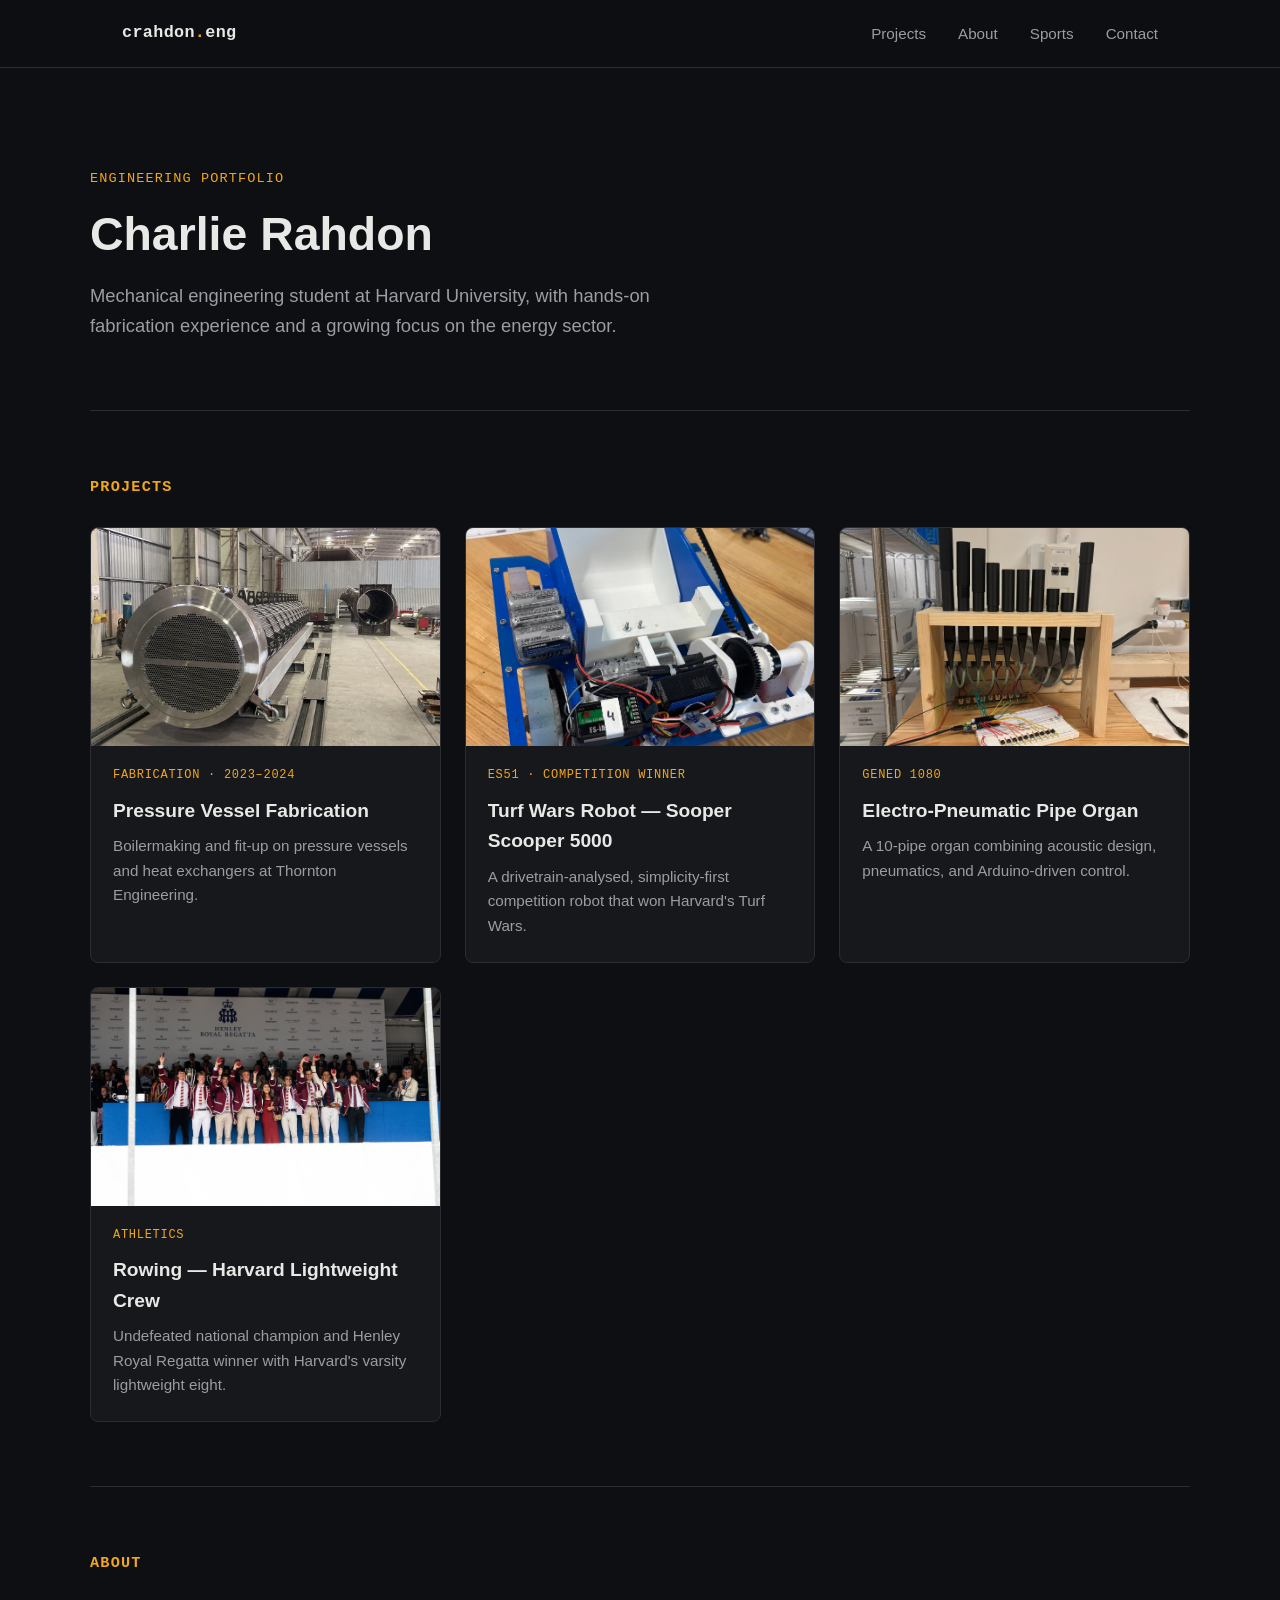
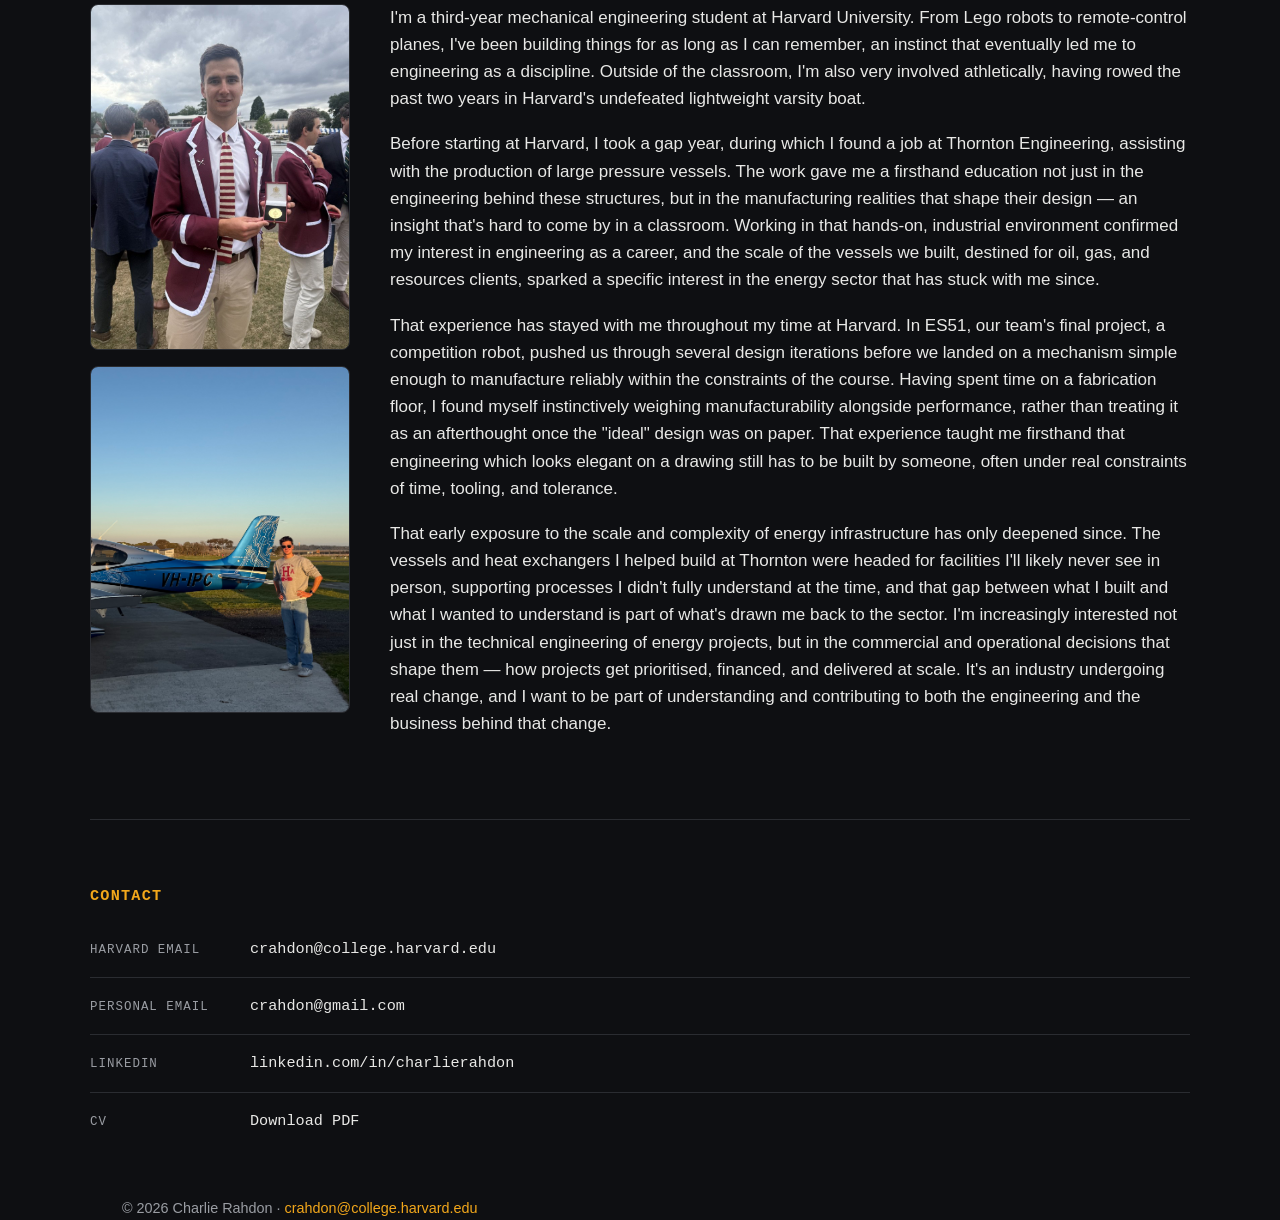
<file: index.html>
<!DOCTYPE html>
<html lang="en">
<head>
<meta charset="UTF-8">
<meta name="viewport" content="width=device-width, initial-scale=1.0">
<title>Charlie Rahdon — Engineering Portfolio</title>
<link rel="stylesheet" href="style.css">
</head>
<body>

<header class="site-header">
  <div class="nav-row">
    <a class="brand" href="index.html">crahdon<span class="dot">.</span>eng</a>
    <ul class="nav-links">
      <li><a href="#projects">Projects</a></li>
      <li><a href="#about">About</a></li>
      <li><a href="rowing.html">Sports</a></li>
      <li><a href="#contact">Contact</a></li>
    </ul>
  </div>
</header>

<main>
  <section class="hero wrap">
    <div class="eyebrow">Engineering Portfolio</div>
    <h1>Charlie Rahdon</h1>
    <p class="lede">Mechanical engineering student at Harvard University, with hands-on fabrication experience and a growing focus on the energy sector.</p>
  </section>

  <section class="section wrap" id="projects">
    <h2>Projects</h2>
    <div class="project-grid">

      <a class="project-card" href="pressure-vessel-fabrication.html">
        <div class="thumb">
          <img src="03-heat-exchanger-tubesheet.jpg" alt="Heat exchanger tube bundle on the fabrication floor">
        </div>
        <div class="body">
          <div class="tag">Fabrication &middot; 2023&ndash;2024</div>
          <h3>Pressure Vessel Fabrication</h3>
          <p>Boilermaking and fit-up on pressure vessels and heat exchangers at Thornton Engineering.</p>
        </div>
      </a>

      <a class="project-card" href="turf-wars-robot.html">
        <div class="thumb">
          <img src="01-robot-mechanism.jpg" alt="Turf Wars competition robot mechanism">
        </div>
        <div class="body">
          <div class="tag">ES51 &middot; Competition Winner</div>
          <h3>Turf Wars Robot &mdash; Sooper Scooper 5000</h3>
          <p>A drivetrain-analysed, simplicity-first competition robot that won Harvard's Turf Wars.</p>
        </div>
      </a>

      <a class="project-card" href="electro-pneumatic-organ.html">
        <div class="thumb">
          <img src="03-finished-organ.jpg" alt="Completed electro-pneumatic pipe organ">
        </div>
        <div class="body">
          <div class="tag">GENED 1080</div>
          <h3>Electro-Pneumatic Pipe Organ</h3>
          <p>A 10-pipe organ combining acoustic design, pneumatics, and Arduino-driven control.</p>
        </div>
      </a>

      <a class="project-card" href="rowing.html">
        <div class="thumb">
          <img src="rowing-03-podium.jpg" alt="Harvard lightweight crew celebrating on the podium at Henley Royal Regatta">
        </div>
        <div class="body">
          <div class="tag">Athletics</div>
          <h3>Rowing &mdash; Harvard Lightweight Crew</h3>
          <p>Undefeated national champion and Henley Royal Regatta winner with Harvard's varsity lightweight eight.</p>
        </div>
      </a>

    </div>
  </section>

  <section class="section wrap" id="about">
    <h2>About</h2>
    <div class="about-grid">
    <div class="portrait">
      <img src="rowing-henley.jpg" alt="Charlie Rahdon in Harvard rowing blazer at Henley Royal Regatta">
      <img src="charlie-plane.jpeg" alt="Charlie Rahdon with a light aircraft" class="pos-left">
    </div>
    <div class="prose">
      <p>I'm a third-year mechanical engineering student at Harvard University. From Lego robots to remote-control planes, I've been building things for as long as I can remember, an instinct that eventually led me to engineering as a discipline. Outside of the classroom, I'm also very involved athletically, having rowed the past two years in Harvard's undefeated lightweight varsity boat.</p>
      <p>Before starting at Harvard, I took a gap year, during which I found a job at Thornton Engineering, assisting with the production of large pressure vessels. The work gave me a firsthand education not just in the engineering behind these structures, but in the manufacturing realities that shape their design &mdash; an insight that's hard to come by in a classroom. Working in that hands-on, industrial environment confirmed my interest in engineering as a career, and the scale of the vessels we built, destined for oil, gas, and resources clients, sparked a specific interest in the energy sector that has stuck with me since.</p>
      <p>That experience has stayed with me throughout my time at Harvard. In ES51, our team's final project, a competition robot, pushed us through several design iterations before we landed on a mechanism simple enough to manufacture reliably within the constraints of the course. Having spent time on a fabrication floor, I found myself instinctively weighing manufacturability alongside performance, rather than treating it as an afterthought once the "ideal" design was on paper. That experience taught me firsthand that engineering which looks elegant on a drawing still has to be built by someone, often under real constraints of time, tooling, and tolerance.</p>
      <p>That early exposure to the scale and complexity of energy infrastructure has only deepened since. The vessels and heat exchangers I helped build at Thornton were headed for facilities I'll likely never see in person, supporting processes I didn't fully understand at the time, and that gap between what I built and what I wanted to understand is part of what's drawn me back to the sector. I'm increasingly interested not just in the technical engineering of energy projects, but in the commercial and operational decisions that shape them &mdash; how projects get prioritised, financed, and delivered at scale. It's an industry undergoing real change, and I want to be part of understanding and contributing to both the engineering and the business behind that change.</p>
    </div>
    </div>
  </section>

  <section class="section wrap" id="contact">
    <h2>Contact</h2>
    <ul class="contact-list">
      <li><span class="label">Harvard Email</span><a href="mailto:crahdon@college.harvard.edu">crahdon@college.harvard.edu</a></li>
      <li><span class="label">Personal Email</span><a href="mailto:crahdon@gmail.com">crahdon@gmail.com</a></li>
      <li><span class="label">LinkedIn</span><a href="https://www.linkedin.com/in/charlierahdon/" target="_blank" rel="noopener">linkedin.com/in/charlierahdon</a></li>
      <li><span class="label">CV</span><a href="charlie-rahdon-cv.pdf" target="_blank" rel="noopener">Download PDF</a></li>
    </ul>
  </section>
</main>

<footer class="wrap">
  &copy; 2026 Charlie Rahdon &middot; <a href="mailto:crahdon@college.harvard.edu">crahdon@college.harvard.edu</a>
</footer>

</body>
</html>
</file>
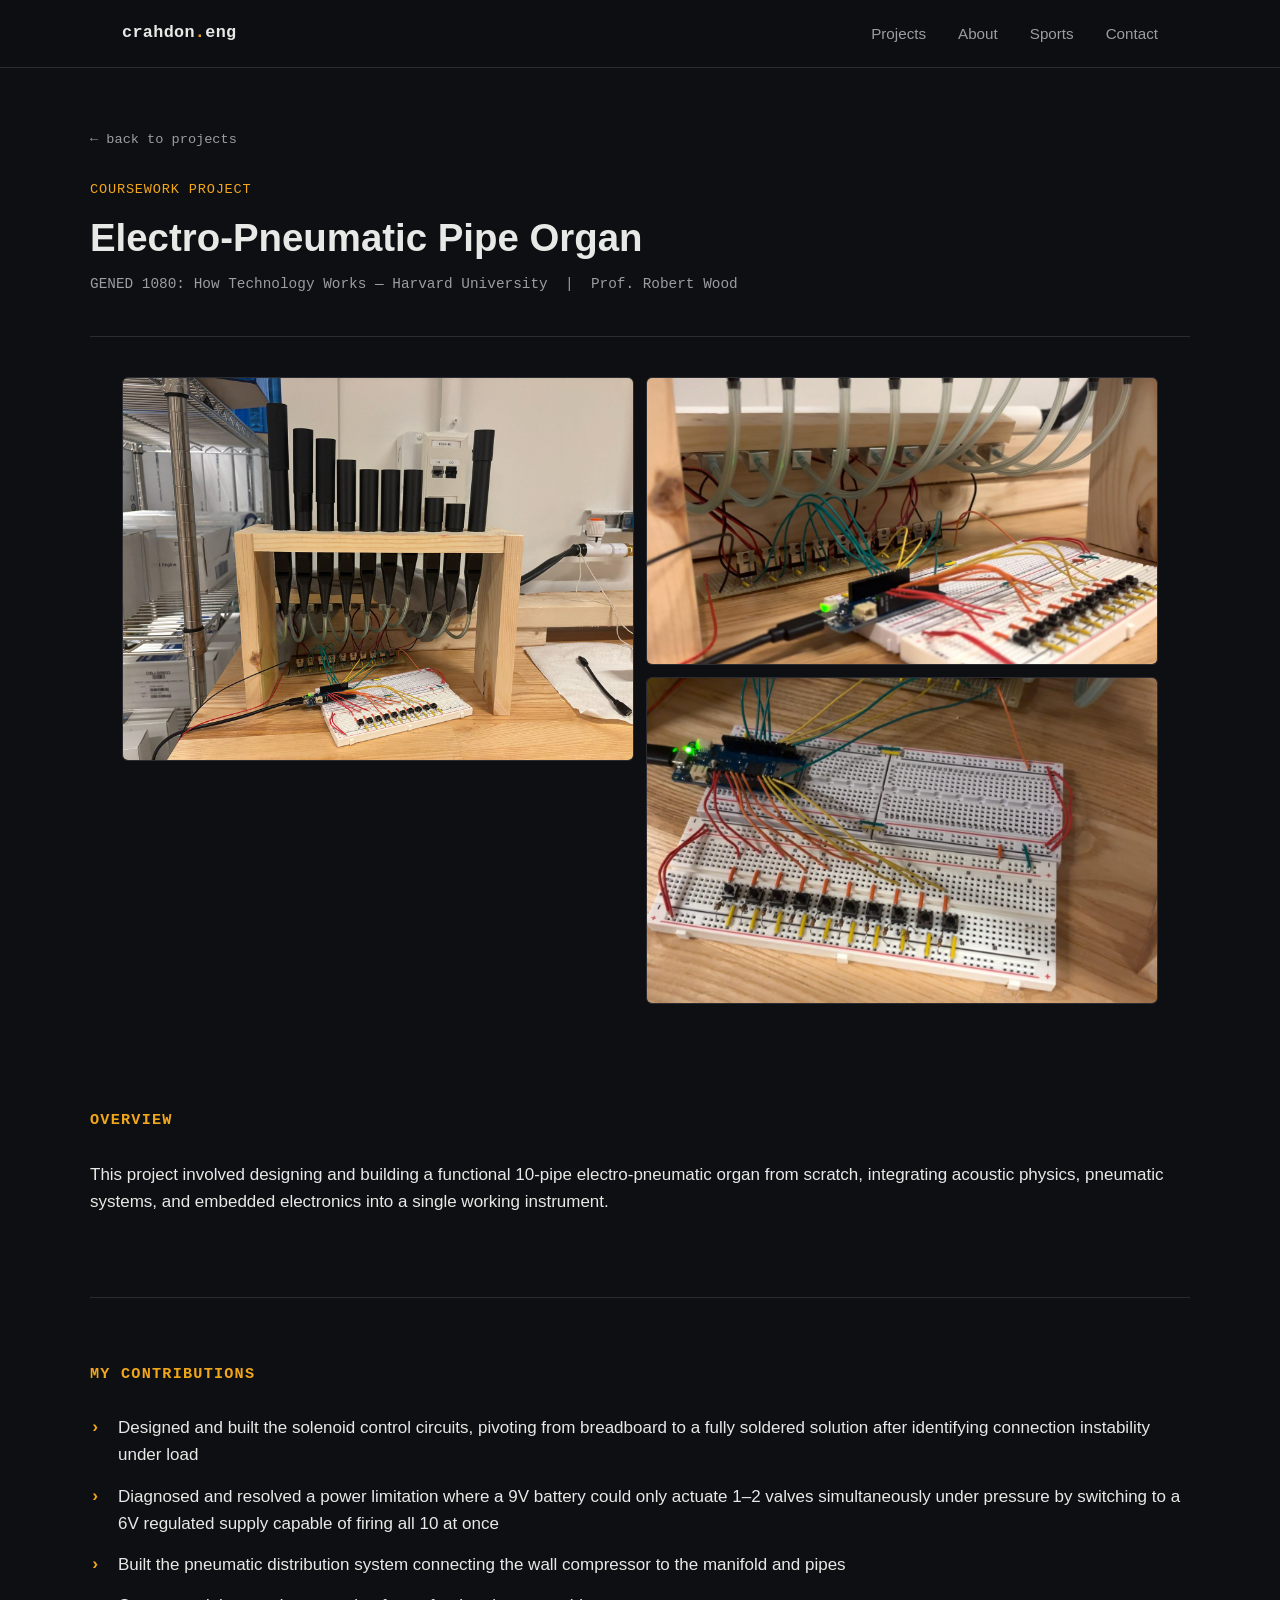
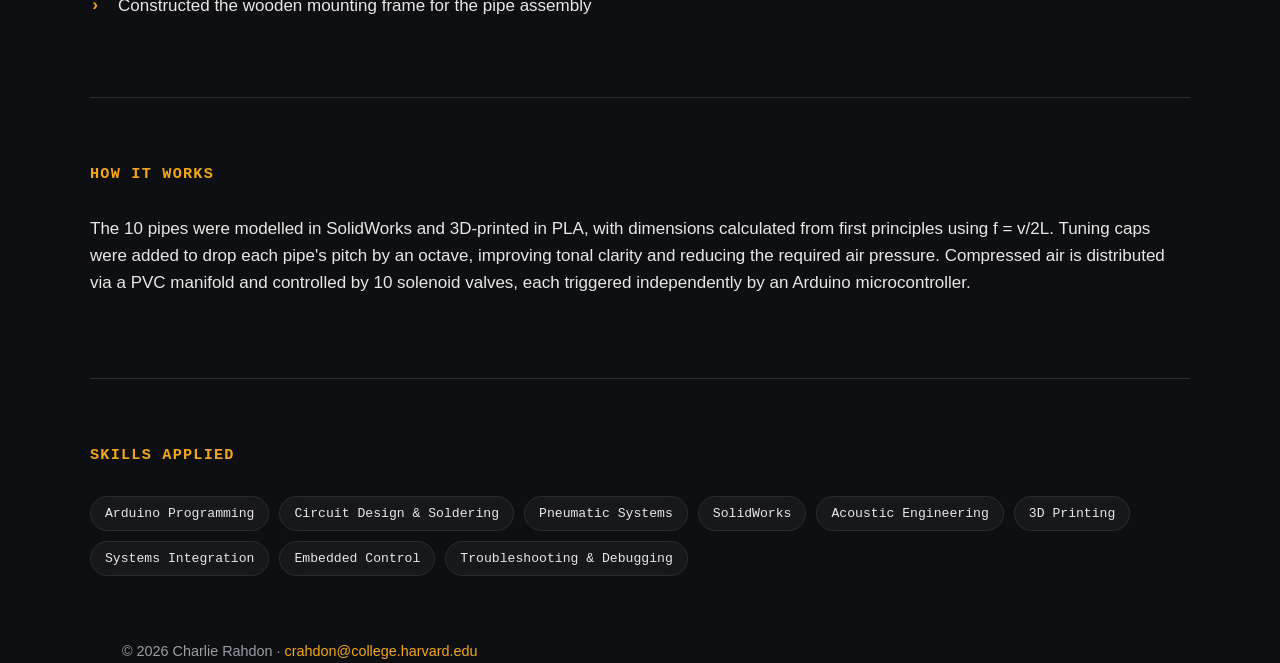
<file: electro-pneumatic-organ.html>
<!DOCTYPE html>
<html lang="en">
<head>
<meta charset="UTF-8">
<meta name="viewport" content="width=device-width, initial-scale=1.0">
<title>Electro-Pneumatic Pipe Organ — Charlie Rahdon</title>
<link rel="stylesheet" href="style.css">
</head>
<body>

<header class="site-header">
  <div class="nav-row">
    <a class="brand" href="index.html">crahdon<span class="dot">.</span>eng</a>
    <ul class="nav-links">
      <li><a href="index.html#projects">Projects</a></li>
      <li><a href="index.html#about">About</a></li>
      <li><a href="rowing.html">Sports</a></li>
      <li><a href="index.html#contact">Contact</a></li>
    </ul>
  </div>
</header>

<main>
  <section class="project-hero wrap">
    <a class="back-link" href="index.html">&larr; back to projects</a>
    <div class="eyebrow">Coursework Project</div>
    <h1>Electro-Pneumatic Pipe Organ</h1>
    <div class="meta">GENED 1080: How Technology Works &mdash; Harvard University &nbsp;|&nbsp; Prof. Robert Wood</div>
  </section>

  <section class="wrap">
    <div class="gallery">
      <figure>
        <img src="03-finished-organ.jpg" alt="Completed 10-pipe electro-pneumatic organ with wooden frame and 3D-printed pipes">
      </figure>
      <figure>
        <img src="01-solenoid-manifold.jpg" alt="Solenoid valve manifold distributing air to the organ pipes">
      </figure>
      <figure>
        <img src="02-breadboard-circuit.jpg" alt="Breadboard circuit with Arduino controlling ten push-button inputs">
      </figure>
    </div>
  </section>

  <section class="section wrap">
    <h2>Overview</h2>
    <div class="prose">
      <p>This project involved designing and building a functional 10-pipe electro-pneumatic organ from scratch, integrating acoustic physics, pneumatic systems, and embedded electronics into a single working instrument.</p>
    </div>
  </section>

  <section class="section wrap">
    <h2>My Contributions</h2>
    <ul class="checklist">
      <li>Designed and built the solenoid control circuits, pivoting from breadboard to a fully soldered solution after identifying connection instability under load</li>
      <li>Diagnosed and resolved a power limitation where a 9V battery could only actuate 1&ndash;2 valves simultaneously under pressure by switching to a 6V regulated supply capable of firing all 10 at once</li>
      <li>Built the pneumatic distribution system connecting the wall compressor to the manifold and pipes</li>
      <li>Constructed the wooden mounting frame for the pipe assembly</li>
    </ul>
  </section>

  <section class="section wrap">
    <h2>How It Works</h2>
    <div class="prose">
      <p>The 10 pipes were modelled in SolidWorks and 3D-printed in PLA, with dimensions calculated from first principles using f = v/2L. Tuning caps were added to drop each pipe's pitch by an octave, improving tonal clarity and reducing the required air pressure. Compressed air is distributed via a PVC manifold and controlled by 10 solenoid valves, each triggered independently by an Arduino microcontroller.</p>
    </div>
  </section>

  <section class="section wrap">
    <h2>Skills Applied</h2>
    <div class="tag-list">
      <span class="tag-pill">Arduino Programming</span>
      <span class="tag-pill">Circuit Design &amp; Soldering</span>
      <span class="tag-pill">Pneumatic Systems</span>
      <span class="tag-pill">SolidWorks</span>
      <span class="tag-pill">Acoustic Engineering</span>
      <span class="tag-pill">3D Printing</span>
      <span class="tag-pill">Systems Integration</span>
      <span class="tag-pill">Embedded Control</span>
      <span class="tag-pill">Troubleshooting &amp; Debugging</span>
    </div>
  </section>
</main>

<footer class="wrap">
  &copy; 2026 Charlie Rahdon &middot; <a href="mailto:crahdon@college.harvard.edu">crahdon@college.harvard.edu</a>
</footer>

</body>
</html>
</file>
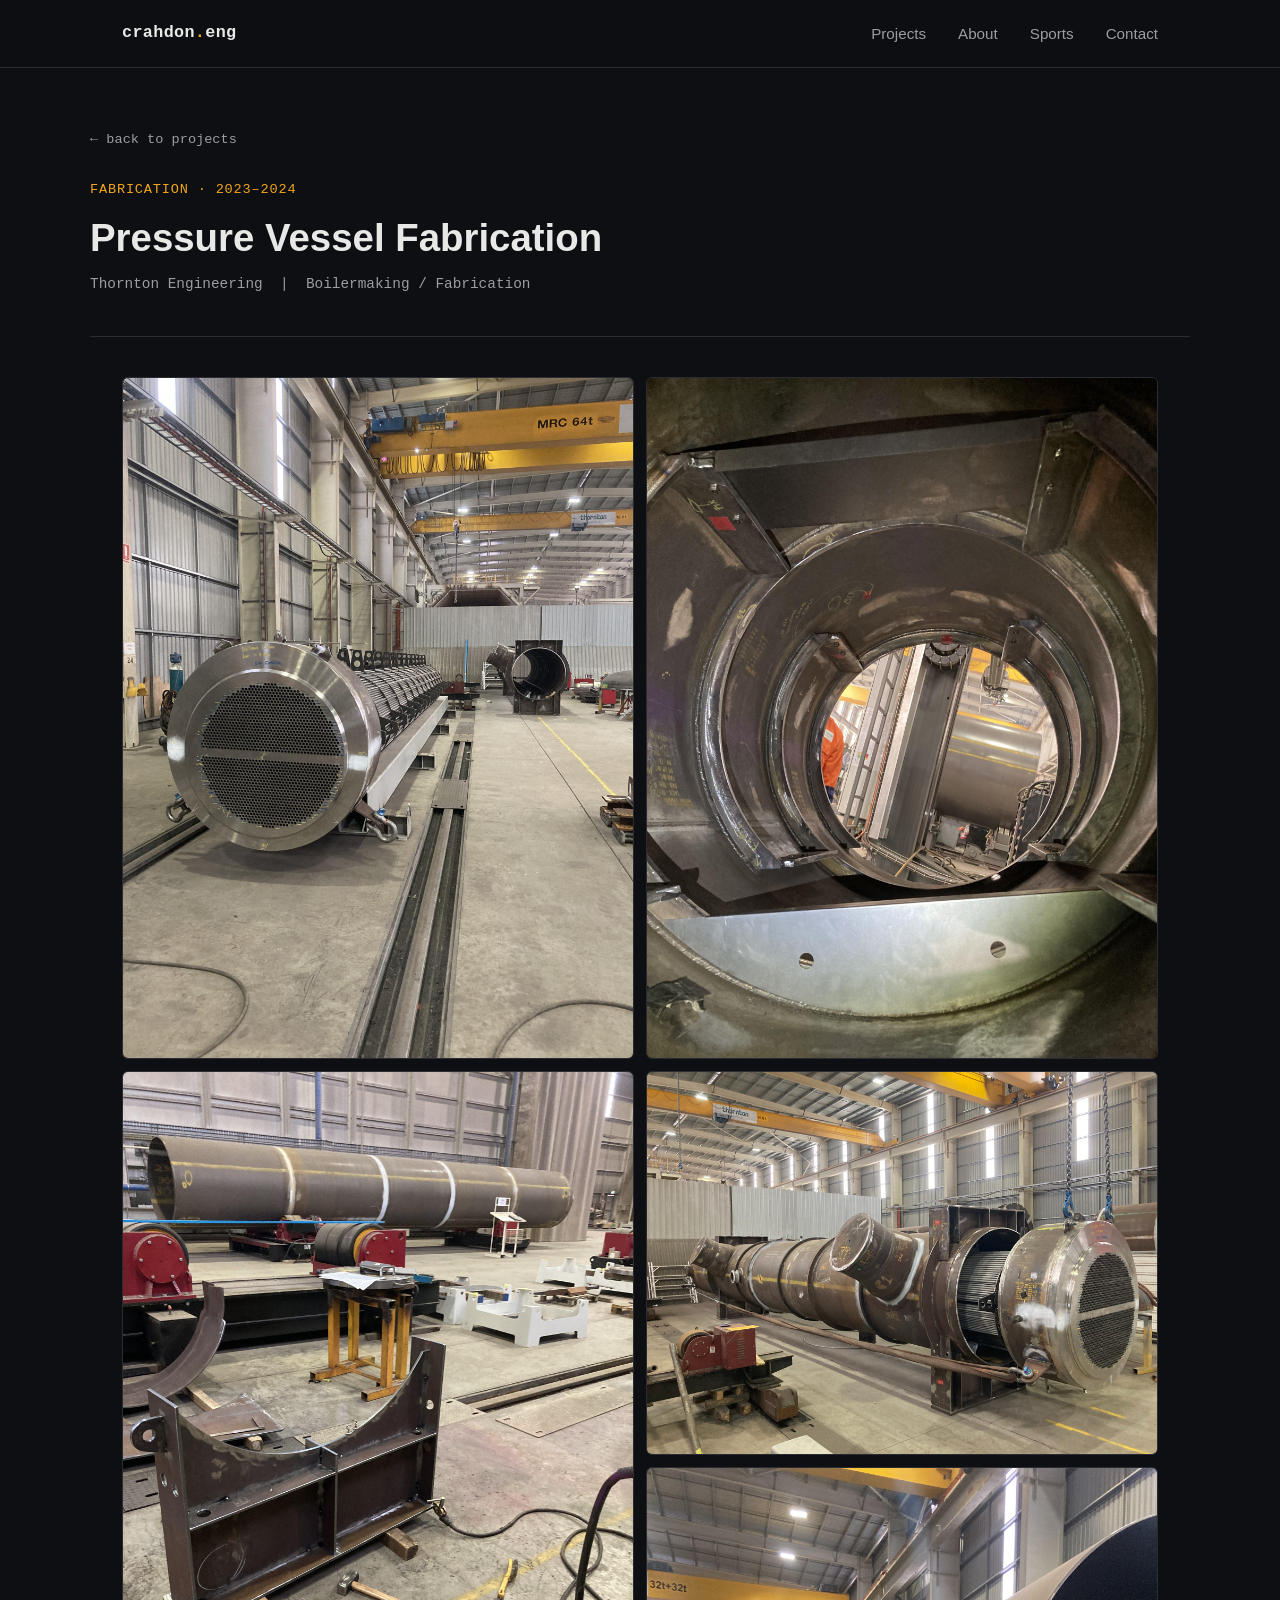
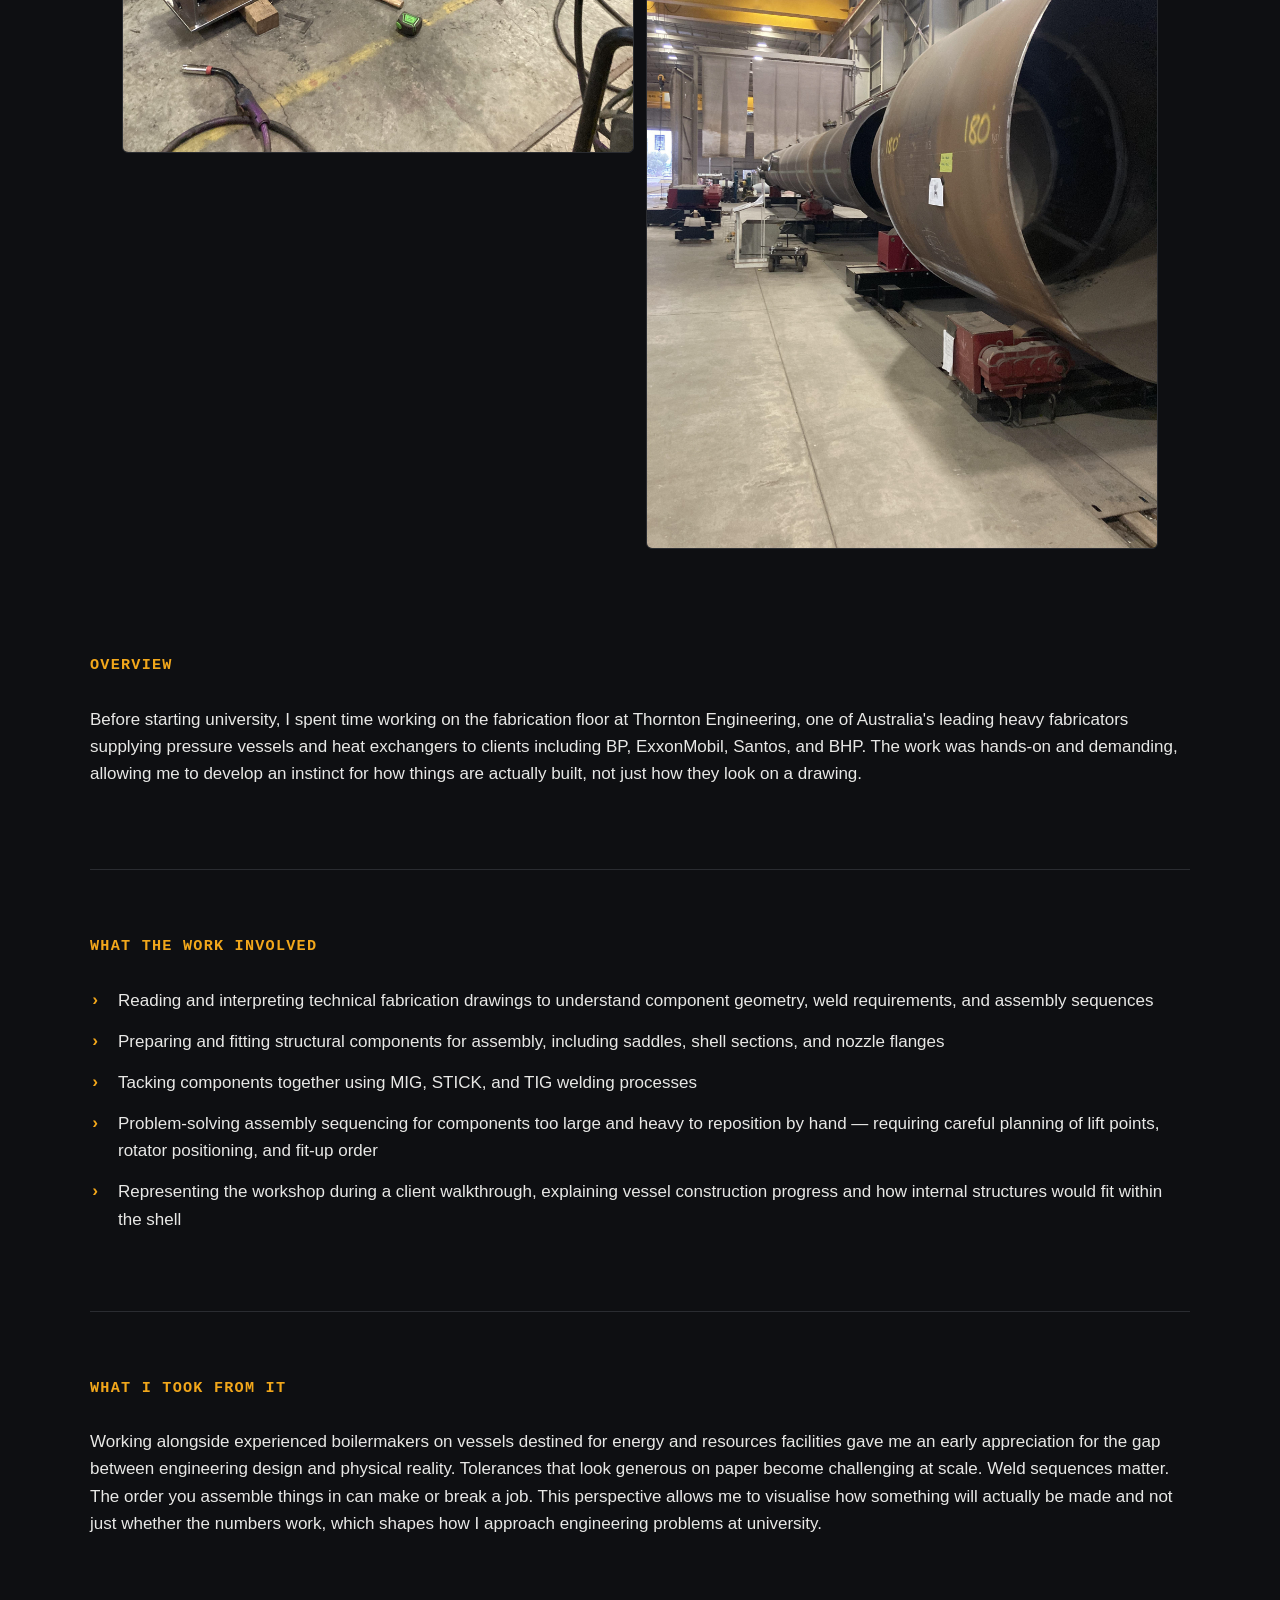
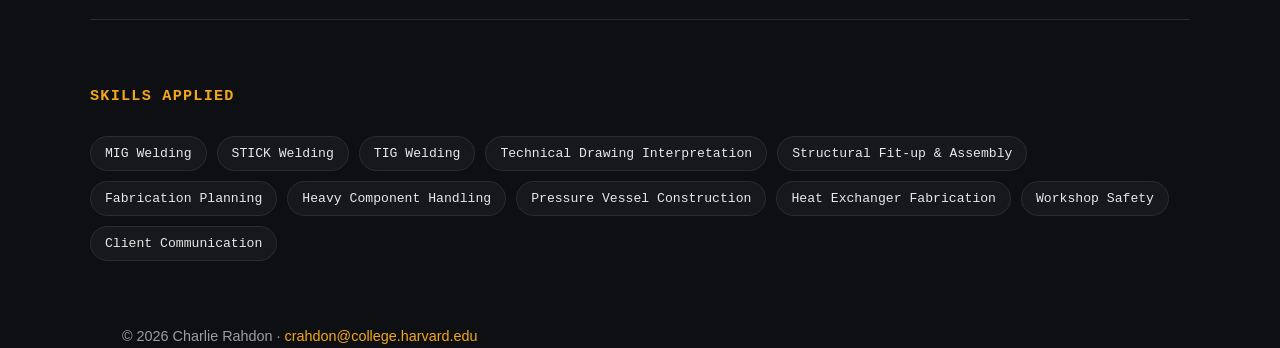
<file: pressure-vessel-fabrication.html>
<!DOCTYPE html>
<html lang="en">
<head>
<meta charset="UTF-8">
<meta name="viewport" content="width=device-width, initial-scale=1.0">
<title>Pressure Vessel Fabrication — Charlie Rahdon</title>
<link rel="stylesheet" href="style.css">
</head>
<body>

<header class="site-header">
  <div class="nav-row">
    <a class="brand" href="index.html">crahdon<span class="dot">.</span>eng</a>
    <ul class="nav-links">
      <li><a href="index.html#projects">Projects</a></li>
      <li><a href="index.html#about">About</a></li>
      <li><a href="rowing.html">Sports</a></li>
      <li><a href="index.html#contact">Contact</a></li>
    </ul>
  </div>
</header>

<main>
  <section class="project-hero wrap">
    <a class="back-link" href="index.html">&larr; back to projects</a>
    <div class="eyebrow">Fabrication &middot; 2023–2024</div>
    <h1>Pressure Vessel Fabrication</h1>
    <div class="meta">Thornton Engineering &nbsp;|&nbsp; Boilermaking / Fabrication</div>
  </section>

  <section class="wrap">
    <div class="gallery">
      <figure>
        <img src="03-heat-exchanger-tubesheet.jpg" alt="Heat exchanger tube bundle with tube sheet on the fabrication floor">
      </figure>
      <figure>
        <img src="01-fitup-bracket.jpg" alt="Welded structural bracket being fitted up on the shop floor">
      </figure>
      <figure>
        <img src="02-vessel-interior.jpg" alt="View looking through the interior of a pressure vessel shell">
      </figure>
      <figure>
        <img src="04-heat-exchanger-assembly.jpg" alt="Long heat exchanger assembly suspended by crane chains">
      </figure>
      <figure>
        <img src="05-shell-section.jpg" alt="Large rolled shell section marked at 180 degrees, resting on rotators">
      </figure>
    </div>
  </section>

  <section class="section wrap">
    <h2>Overview</h2>
    <div class="prose">
      <p>Before starting university, I spent time working on the fabrication floor at Thornton Engineering, one of Australia's leading heavy fabricators supplying pressure vessels and heat exchangers to clients including BP, ExxonMobil, Santos, and BHP. The work was hands-on and demanding, allowing me to develop an instinct for how things are actually built, not just how they look on a drawing.</p>
    </div>
  </section>

  <section class="section wrap">
    <h2>What the Work Involved</h2>
    <ul class="checklist">
      <li>Reading and interpreting technical fabrication drawings to understand component geometry, weld requirements, and assembly sequences</li>
      <li>Preparing and fitting structural components for assembly, including saddles, shell sections, and nozzle flanges</li>
      <li>Tacking components together using MIG, STICK, and TIG welding processes</li>
      <li>Problem-solving assembly sequencing for components too large and heavy to reposition by hand — requiring careful planning of lift points, rotator positioning, and fit-up order</li>
      <li>Representing the workshop during a client walkthrough, explaining vessel construction progress and how internal structures would fit within the shell</li>
    </ul>
  </section>

  <section class="section wrap">
    <h2>What I Took From It</h2>
    <div class="prose">
      <p>Working alongside experienced boilermakers on vessels destined for energy and resources facilities gave me an early appreciation for the gap between engineering design and physical reality. Tolerances that look generous on paper become challenging at scale. Weld sequences matter. The order you assemble things in can make or break a job. This perspective allows me to visualise how something will actually be made and not just whether the numbers work, which shapes how I approach engineering problems at university.</p>
    </div>
  </section>

  <section class="section wrap">
    <h2>Skills Applied</h2>
    <div class="tag-list">
      <span class="tag-pill">MIG Welding</span>
      <span class="tag-pill">STICK Welding</span>
      <span class="tag-pill">TIG Welding</span>
      <span class="tag-pill">Technical Drawing Interpretation</span>
      <span class="tag-pill">Structural Fit-up &amp; Assembly</span>
      <span class="tag-pill">Fabrication Planning</span>
      <span class="tag-pill">Heavy Component Handling</span>
      <span class="tag-pill">Pressure Vessel Construction</span>
      <span class="tag-pill">Heat Exchanger Fabrication</span>
      <span class="tag-pill">Workshop Safety</span>
      <span class="tag-pill">Client Communication</span>
    </div>
  </section>
</main>

<footer class="wrap">
  &copy; 2026 Charlie Rahdon &middot; <a href="mailto:crahdon@college.harvard.edu">crahdon@college.harvard.edu</a>
</footer>

</body>
</html>
</file>
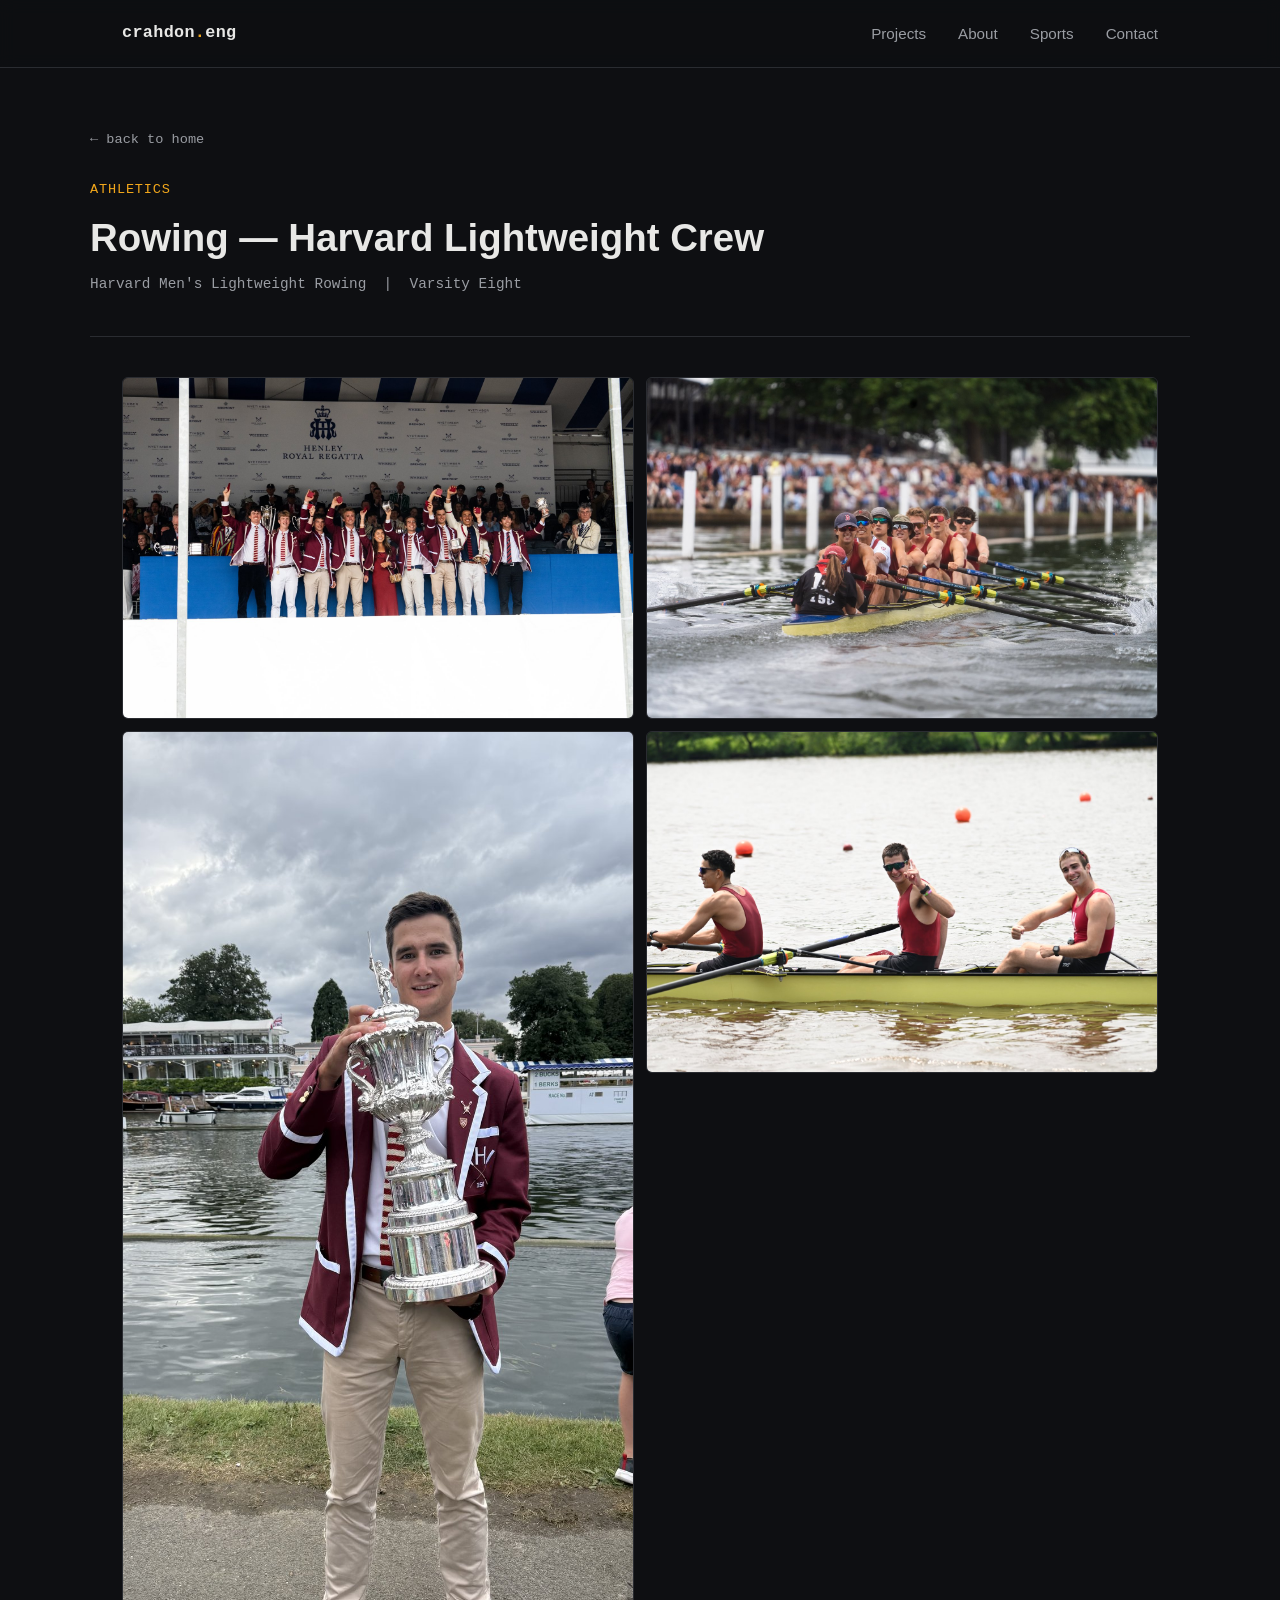
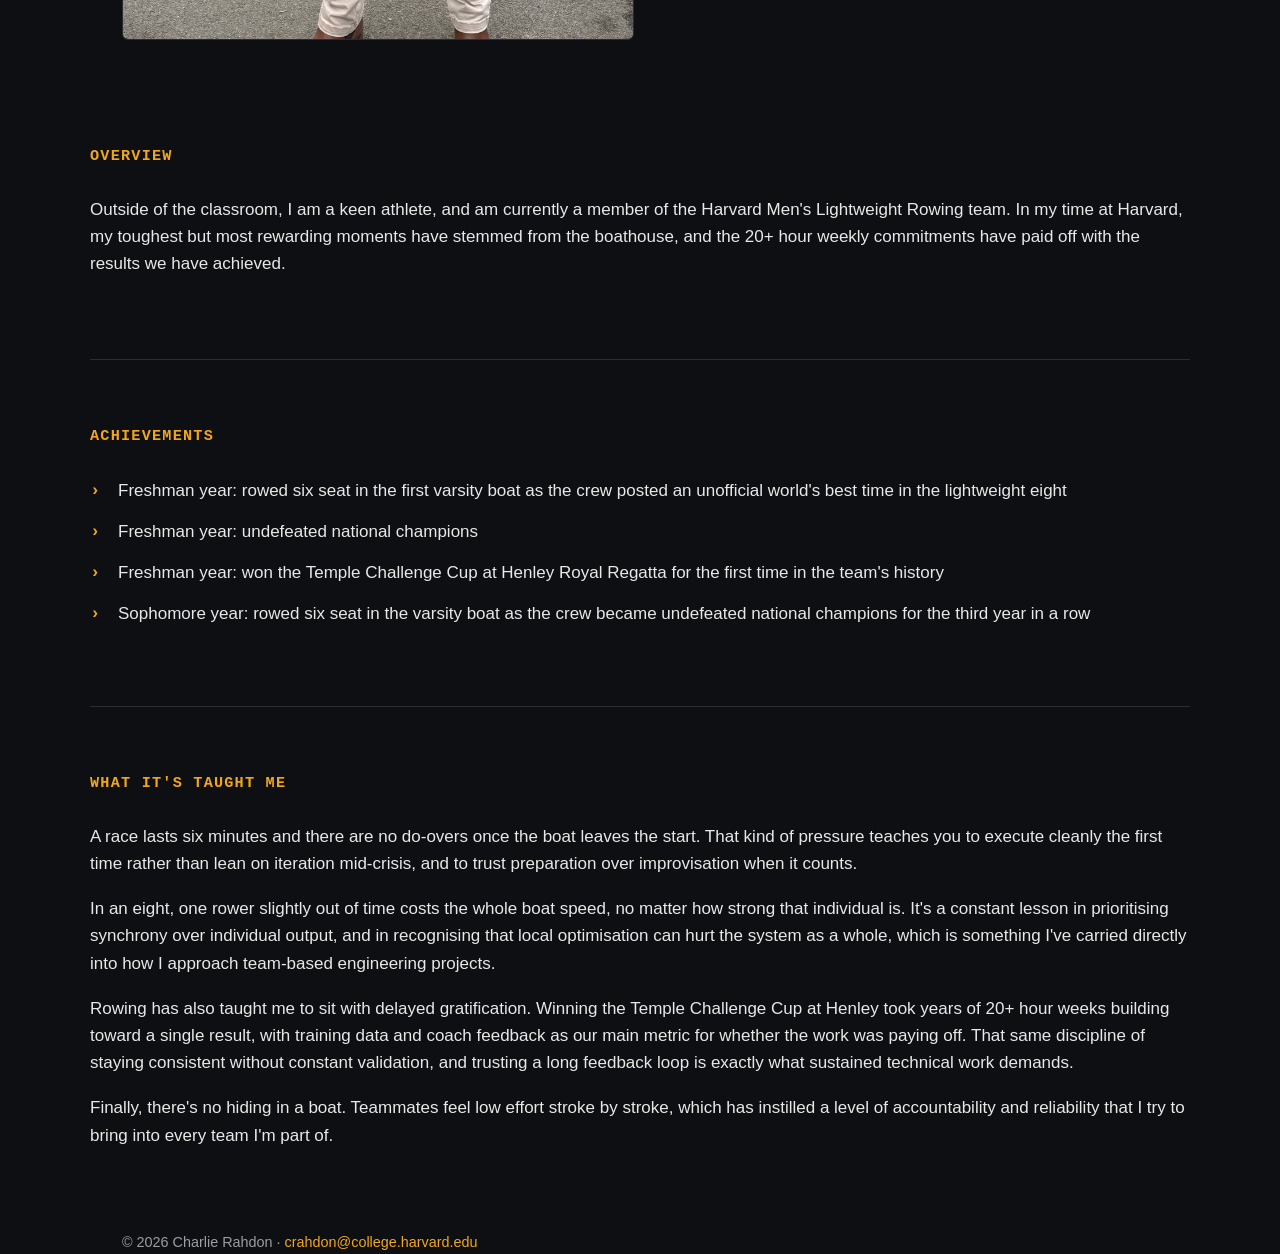
<file: rowing.html>
<!DOCTYPE html>
<html lang="en">
<head>
<meta charset="UTF-8">
<meta name="viewport" content="width=device-width, initial-scale=1.0">
<title>Rowing — Harvard Lightweight Crew — Charlie Rahdon</title>
<link rel="stylesheet" href="style.css">
</head>
<body>

<header class="site-header">
  <div class="nav-row">
    <a class="brand" href="index.html">crahdon<span class="dot">.</span>eng</a>
    <ul class="nav-links">
      <li><a href="index.html#projects">Projects</a></li>
      <li><a href="index.html#about">About</a></li>
      <li><a href="rowing.html">Sports</a></li>
      <li><a href="index.html#contact">Contact</a></li>
    </ul>
  </div>
</header>

<main>
  <section class="project-hero wrap">
    <a class="back-link" href="index.html">&larr; back to home</a>
    <div class="eyebrow">Athletics</div>
    <h1>Rowing &mdash; Harvard Lightweight Crew</h1>
    <div class="meta">Harvard Men's Lightweight Rowing &nbsp;|&nbsp; Varsity Eight</div>
  </section>

  <section class="wrap">
    <div class="gallery">
      <figure>
        <img src="rowing-03-podium.jpg" alt="Harvard lightweight crew celebrating on the podium at Henley Royal Regatta">
      </figure>
      <figure>
        <img src="rowing-01-trophy.jpg" alt="Charlie Rahdon holding the Temple Challenge Cup at Henley Royal Regatta">
      </figure>
      <figure>
        <img src="rowing-02-race-crowd.jpg" alt="Harvard lightweight eight racing past a crowd at Henley Royal Regatta">
      </figure>
      <figure>
        <img src="rowing-04-celebration.jpg" alt="Crew members celebrating on the water after a race">
      </figure>
    </div>
  </section>

  <section class="section wrap">
    <h2>Overview</h2>
    <div class="prose">
      <p>Outside of the classroom, I am a keen athlete, and am currently a member of the Harvard Men's Lightweight Rowing team. In my time at Harvard, my toughest but most rewarding moments have stemmed from the boathouse, and the 20+ hour weekly commitments have paid off with the results we have achieved.</p>
    </div>
  </section>

  <section class="section wrap">
    <h2>Achievements</h2>
    <ul class="checklist">
      <li>Freshman year: rowed six seat in the first varsity boat as the crew posted an unofficial world's best time in the lightweight eight</li>
      <li>Freshman year: undefeated national champions</li>
      <li>Freshman year: won the Temple Challenge Cup at Henley Royal Regatta for the first time in the team's history</li>
      <li>Sophomore year: rowed six seat in the varsity boat as the crew became undefeated national champions for the third year in a row</li>
    </ul>
  </section>

  <section class="section wrap">
    <h2>What It's Taught Me</h2>
    <div class="prose">
      <p>A race lasts six minutes and there are no do-overs once the boat leaves the start. That kind of pressure teaches you to execute cleanly the first time rather than lean on iteration mid-crisis, and to trust preparation over improvisation when it counts.</p>
      <p>In an eight, one rower slightly out of time costs the whole boat speed, no matter how strong that individual is. It's a constant lesson in prioritising synchrony over individual output, and in recognising that local optimisation can hurt the system as a whole, which is something I've carried directly into how I approach team-based engineering projects.</p>
      <p>Rowing has also taught me to sit with delayed gratification. Winning the Temple Challenge Cup at Henley took years of 20+ hour weeks building toward a single result, with training data and coach feedback as our main metric for whether the work was paying off. That same discipline of staying consistent without constant validation, and trusting a long feedback loop is exactly what sustained technical work demands.</p>
      <p>Finally, there's no hiding in a boat. Teammates feel low effort stroke by stroke, which has instilled a level of accountability and reliability that I try to bring into every team I'm part of.</p>
    </div>
  </section>
</main>

<footer class="wrap">
  &copy; 2026 Charlie Rahdon &middot; <a href="mailto:crahdon@college.harvard.edu">crahdon@college.harvard.edu</a>
</footer>

</body>
</html>
</file>
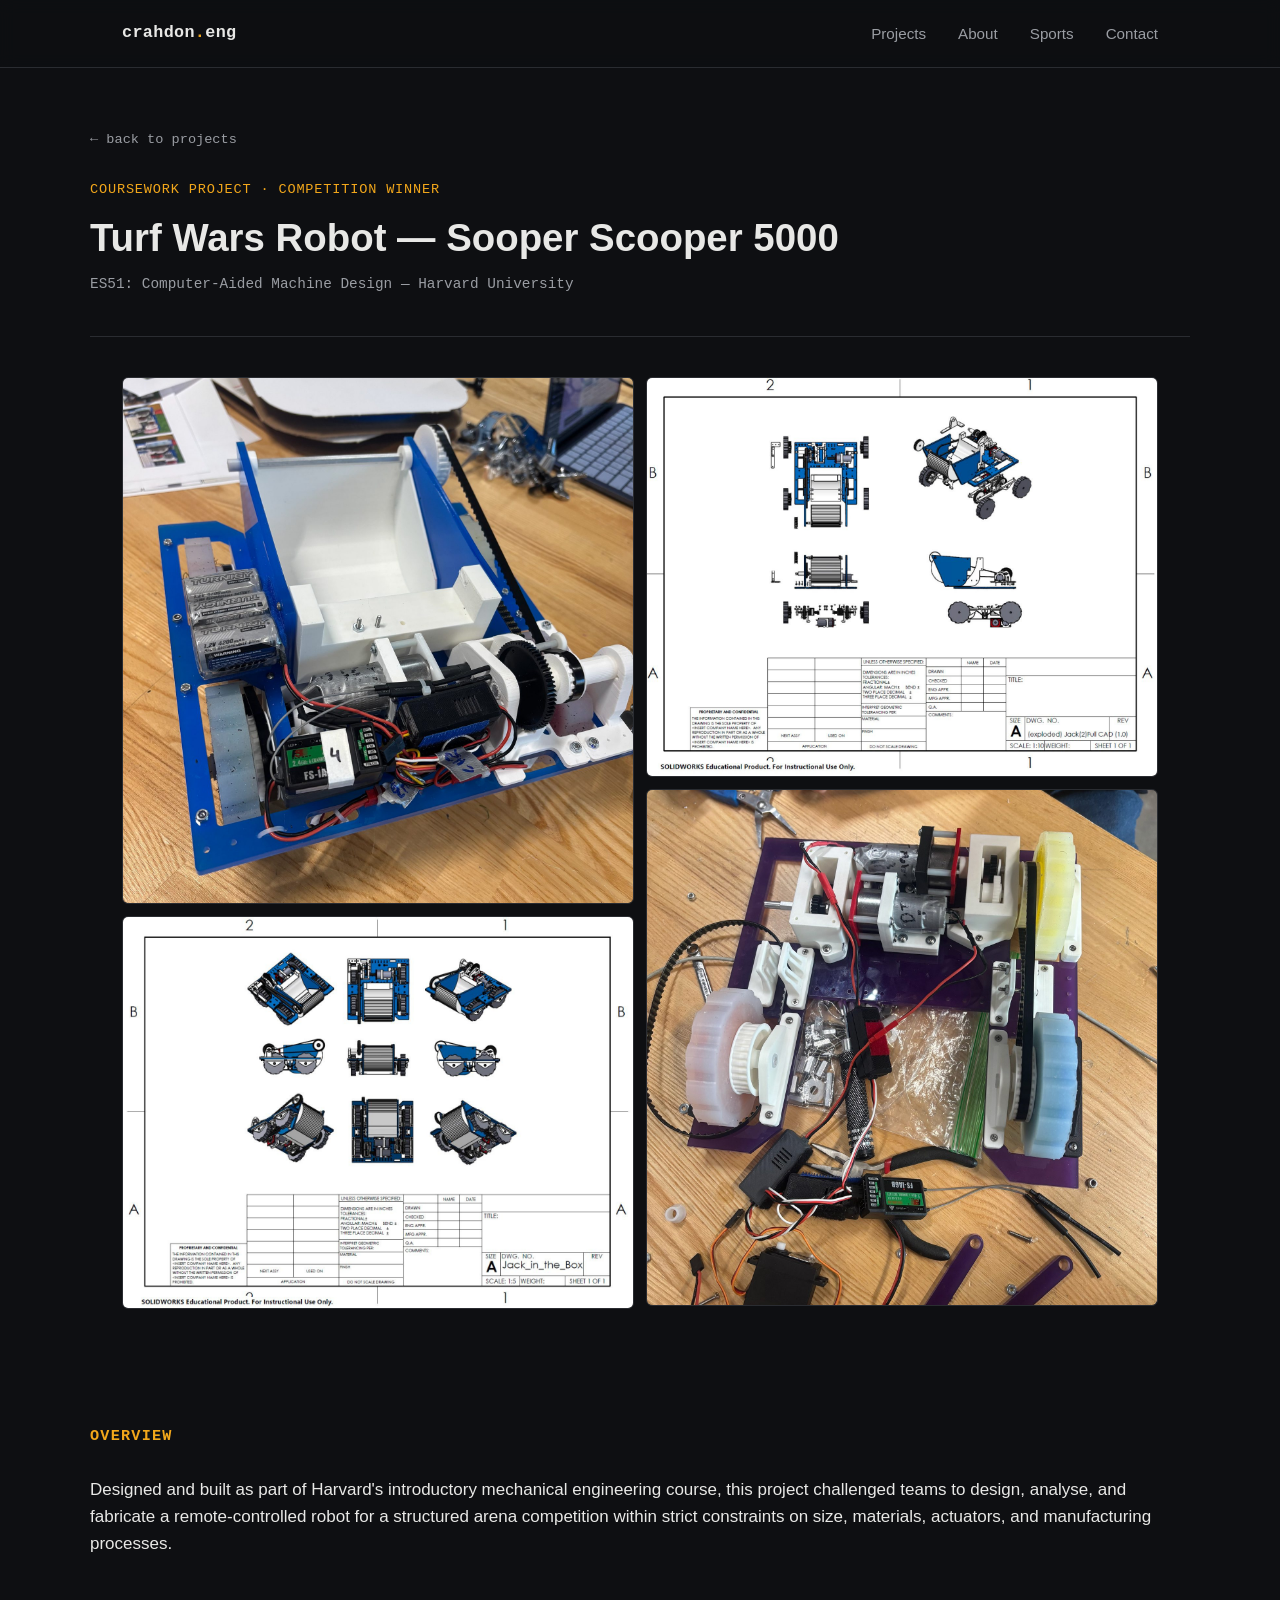
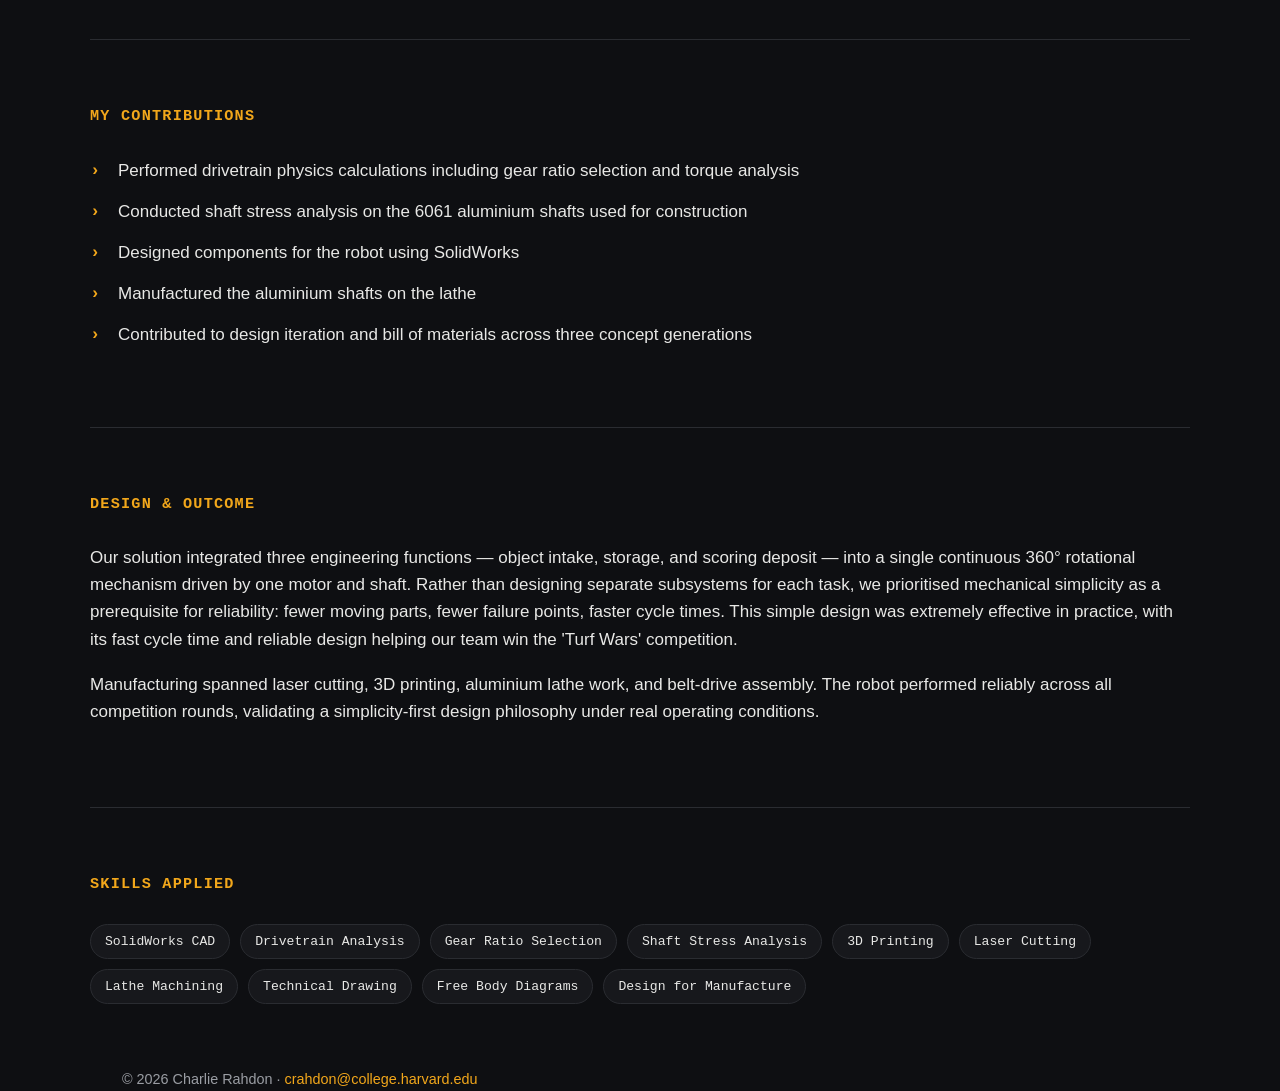
<file: turf-wars-robot.html>
<!DOCTYPE html>
<html lang="en">
<head>
<meta charset="UTF-8">
<meta name="viewport" content="width=device-width, initial-scale=1.0">
<title>Turf Wars Robot — Sooper Scooper 5000 — Charlie Rahdon</title>
<link rel="stylesheet" href="style.css">
</head>
<body>

<header class="site-header">
  <div class="nav-row">
    <a class="brand" href="index.html">crahdon<span class="dot">.</span>eng</a>
    <ul class="nav-links">
      <li><a href="index.html#projects">Projects</a></li>
      <li><a href="index.html#about">About</a></li>
      <li><a href="rowing.html">Sports</a></li>
      <li><a href="index.html#contact">Contact</a></li>
    </ul>
  </div>
</header>

<main>
  <section class="project-hero wrap">
    <a class="back-link" href="index.html">&larr; back to projects</a>
    <div class="eyebrow">Coursework Project &middot; Competition Winner</div>
    <h1>Turf Wars Robot &mdash; Sooper Scooper 5000</h1>
    <div class="meta">ES51: Computer-Aided Machine Design &mdash; Harvard University</div>
  </section>

  <section class="wrap">
    <div class="gallery">
      <figure>
        <img src="01-robot-mechanism.jpg" alt="Assembled robot showing the 360-degree scoop and drivetrain mechanism">
      </figure>
      <figure>
        <img src="02-cad-views.jpg" alt="SolidWorks orthographic and isometric views of the robot design">
      </figure>
      <figure>
        <img src="03-cad-exploded.jpg" alt="Exploded SolidWorks assembly view of the robot components">
      </figure>
      <figure>
        <img src="04-drivetrain-build.jpg" alt="Underside of the robot chassis showing motors, gears, and belt drive during assembly">
      </figure>
    </div>
  </section>

  <section class="section wrap">
    <h2>Overview</h2>
    <div class="prose">
      <p>Designed and built as part of Harvard's introductory mechanical engineering course, this project challenged teams to design, analyse, and fabricate a remote-controlled robot for a structured arena competition within strict constraints on size, materials, actuators, and manufacturing processes.</p>
    </div>
  </section>

  <section class="section wrap">
    <h2>My Contributions</h2>
    <ul class="checklist">
      <li>Performed drivetrain physics calculations including gear ratio selection and torque analysis</li>
      <li>Conducted shaft stress analysis on the 6061 aluminium shafts used for construction</li>
      <li>Designed components for the robot using SolidWorks</li>
      <li>Manufactured the aluminium shafts on the lathe</li>
      <li>Contributed to design iteration and bill of materials across three concept generations</li>
    </ul>
  </section>

  <section class="section wrap">
    <h2>Design &amp; Outcome</h2>
    <div class="prose">
      <p>Our solution integrated three engineering functions &mdash; object intake, storage, and scoring deposit &mdash; into a single continuous 360&deg; rotational mechanism driven by one motor and shaft. Rather than designing separate subsystems for each task, we prioritised mechanical simplicity as a prerequisite for reliability: fewer moving parts, fewer failure points, faster cycle times. This simple design was extremely effective in practice, with its fast cycle time and reliable design helping our team win the 'Turf Wars' competition.</p>
      <p>Manufacturing spanned laser cutting, 3D printing, aluminium lathe work, and belt-drive assembly. The robot performed reliably across all competition rounds, validating a simplicity-first design philosophy under real operating conditions.</p>
    </div>
  </section>

  <section class="section wrap">
    <h2>Skills Applied</h2>
    <div class="tag-list">
      <span class="tag-pill">SolidWorks CAD</span>
      <span class="tag-pill">Drivetrain Analysis</span>
      <span class="tag-pill">Gear Ratio Selection</span>
      <span class="tag-pill">Shaft Stress Analysis</span>
      <span class="tag-pill">3D Printing</span>
      <span class="tag-pill">Laser Cutting</span>
      <span class="tag-pill">Lathe Machining</span>
      <span class="tag-pill">Technical Drawing</span>
      <span class="tag-pill">Free Body Diagrams</span>
      <span class="tag-pill">Design for Manufacture</span>
    </div>
  </section>
</main>

<footer class="wrap">
  &copy; 2026 Charlie Rahdon &middot; <a href="mailto:crahdon@college.harvard.edu">crahdon@college.harvard.edu</a>
</footer>

</body>
</html>
</file>
<file: style.css>
/* ---------- Base / theme ---------- */
:root {
  --bg: #0e0f12;
  --bg-elevated: #17181c;
  --border: #2a2c31;
  --text: #e8e8e6;
  --text-dim: #9a9da3;
  --accent: #f2a71b;
  --accent-dim: #8a6a24;
  --mono: 'JetBrains Mono', 'Courier New', monospace;
  --sans: 'Inter', -apple-system, BlinkMacSystemFont, 'Segoe UI', Roboto, sans-serif;
  --max-width: 1100px;
}

* { box-sizing: border-box; }

html { scroll-behavior: smooth; }

body {
  margin: 0;
  background: var(--bg);
  color: var(--text);
  font-family: var(--sans);
  line-height: 1.6;
  font-size: 17px;
}

a { color: inherit; }

img { max-width: 100%; display: block; }

.wrap {
  max-width: var(--max-width);
  margin: 0 auto;
  padding: 0 32px;
}

/* ---------- Header / nav ---------- */
header.site-header {
  position: sticky;
  top: 0;
  z-index: 50;
  background: rgba(14, 15, 18, 0.85);
  backdrop-filter: blur(8px);
  border-bottom: 1px solid var(--border);
}

.nav-row {
  display: flex;
  align-items: center;
  justify-content: space-between;
  padding: 20px 32px;
  max-width: var(--max-width);
  margin: 0 auto;
}

.brand {
  font-family: var(--mono);
  font-weight: 600;
  letter-spacing: 0.02em;
  text-decoration: none;
  font-size: 1.05rem;
  color: var(--text);
}

.brand .dot { color: var(--accent); }

.nav-links {
  display: flex;
  gap: 32px;
  list-style: none;
  margin: 0;
  padding: 0;
}

.nav-links a {
  text-decoration: none;
  color: var(--text-dim);
  font-size: 0.95rem;
  transition: color 0.15s ease;
}

.nav-links a:hover { color: var(--accent); }

/* ---------- Hero ---------- */
.hero {
  padding: 100px 0 70px;
  border-bottom: 1px solid var(--border);
}

.hero .eyebrow {
  font-family: var(--mono);
  color: var(--accent);
  font-size: 0.85rem;
  letter-spacing: 0.08em;
  text-transform: uppercase;
  margin-bottom: 18px;
}

.hero h1 {
  font-size: 2.9rem;
  line-height: 1.15;
  margin: 0 0 20px;
  font-weight: 700;
  max-width: 720px;
}

.hero p.lede {
  color: var(--text-dim);
  font-size: 1.15rem;
  max-width: 620px;
  margin: 0;
}

/* ---------- Section headings ---------- */
.section {
  padding: 64px 0;
  border-bottom: 1px solid var(--border);
}

.section:last-of-type { border-bottom: none; }

.section h2 {
  font-family: var(--mono);
  font-size: 0.95rem;
  letter-spacing: 0.08em;
  text-transform: uppercase;
  color: var(--accent);
  margin: 0 0 28px;
}

/* ---------- Project grid (index) ---------- */
.project-grid {
  display: grid;
  grid-template-columns: repeat(auto-fit, minmax(320px, 1fr));
  gap: 24px;
}

.project-card {
  background: var(--bg-elevated);
  border: 1px solid var(--border);
  border-radius: 8px;
  overflow: hidden;
  text-decoration: none;
  color: var(--text);
  display: flex;
  flex-direction: column;
  transition: border-color 0.15s ease, transform 0.15s ease;
}

.project-card:hover {
  border-color: var(--accent-dim);
  transform: translateY(-2px);
}

.project-card .thumb {
  aspect-ratio: 16 / 10;
  overflow: hidden;
  background: #000;
}

.project-card .thumb img {
  width: 100%;
  height: 100%;
  object-fit: cover;
}

.project-card .body {
  padding: 20px 22px 24px;
}

.project-card .tag {
  font-family: var(--mono);
  font-size: 0.75rem;
  color: var(--accent);
  text-transform: uppercase;
  letter-spacing: 0.06em;
}

.project-card h3 {
  margin: 10px 0 8px;
  font-size: 1.2rem;
}

.project-card p {
  color: var(--text-dim);
  font-size: 0.95rem;
  margin: 0;
}

/* ---------- Project detail page ---------- */
.project-hero {
  padding: 56px 0 40px;
  border-bottom: 1px solid var(--border);
}

.project-hero .back-link {
  display: inline-block;
  font-family: var(--mono);
  font-size: 0.85rem;
  color: var(--text-dim);
  text-decoration: none;
  margin-bottom: 28px;
}

.project-hero .back-link:hover { color: var(--accent); }

.project-hero .eyebrow {
  font-family: var(--mono);
  color: var(--accent);
  font-size: 0.85rem;
  letter-spacing: 0.06em;
  text-transform: uppercase;
  margin-bottom: 14px;
}

.project-hero h1 {
  font-size: 2.4rem;
  margin: 0 0 12px;
  line-height: 1.2;
}

.project-hero .meta {
  color: var(--text-dim);
  font-family: var(--mono);
  font-size: 0.9rem;
}

.gallery {
  columns: 2 300px;
  column-gap: 12px;
  margin: 40px 0;
}

.gallery figure {
  margin: 0 0 12px;
  break-inside: avoid;
}

.gallery img {
  width: 100%;
  height: auto;
  display: block;
  border-radius: 6px;
  border: 1px solid var(--border);
  background: var(--bg-elevated);
}

@media (max-width: 640px) {
  .gallery {
    columns: 1;
  }
}

.prose p { margin: 0 0 18px; color: var(--text); }
.prose p.dim { color: var(--text-dim); }

.checklist {
  list-style: none;
  margin: 0;
  padding: 0;
}

.checklist li {
  position: relative;
  padding-left: 28px;
  margin-bottom: 14px;
  color: var(--text);
}

.checklist li::before {
  content: '›';
  position: absolute;
  left: 0;
  color: var(--accent);
  font-weight: 700;
  font-family: var(--mono);
}

.tag-list {
  display: flex;
  flex-wrap: wrap;
  gap: 10px;
  margin-top: 8px;
}

.tag-pill {
  font-family: var(--mono);
  font-size: 0.82rem;
  color: var(--text);
  background: var(--bg-elevated);
  border: 1px solid var(--border);
  padding: 6px 14px;
  border-radius: 999px;
}

/* ---------- About (photo + prose) ---------- */
.about-grid {
  display: grid;
  grid-template-columns: 260px 1fr;
  gap: 40px;
  align-items: start;
}

.about-grid .portrait {
  display: flex;
  flex-direction: column;
  gap: 16px;
}

.about-grid .portrait img {
  width: 100%;
  height: auto;
  object-fit: cover;
  object-position: center;
  aspect-ratio: 3 / 4;
  border-radius: 8px;
  border: 1px solid var(--border);
}

.about-grid .portrait img.pos-left {
  object-position: 75% center;
}

@media (max-width: 700px) {
  .about-grid {
    grid-template-columns: 1fr;
  }
  .about-grid .portrait {
    max-width: 260px;
  }
}

/* ---------- Contact ---------- */
.contact-list {
  list-style: none;
  margin: 0;
  padding: 0;
  display: flex;
  flex-direction: column;
  gap: 16px;
}

.contact-list li {
  display: flex;
  align-items: baseline;
  gap: 20px;
  flex-wrap: wrap;
  padding-bottom: 16px;
  border-bottom: 1px solid var(--border);
}

.contact-list li:last-child {
  border-bottom: none;
  padding-bottom: 0;
}

.contact-list .label {
  font-family: var(--mono);
  color: var(--text-dim);
  font-size: 0.78rem;
  text-transform: uppercase;
  letter-spacing: 0.08em;
  min-width: 140px;
}

.contact-list a {
  font-family: var(--mono);
  color: var(--text);
  text-decoration: none;
  font-size: 0.95rem;
}

.contact-list a:hover { color: var(--accent); }

/* ---------- Footer ---------- */
footer {
  padding: 40px 0 60px;
  color: var(--text-dim);
  font-size: 0.9rem;
}

footer a { color: var(--accent); text-decoration: none; }
</file>
